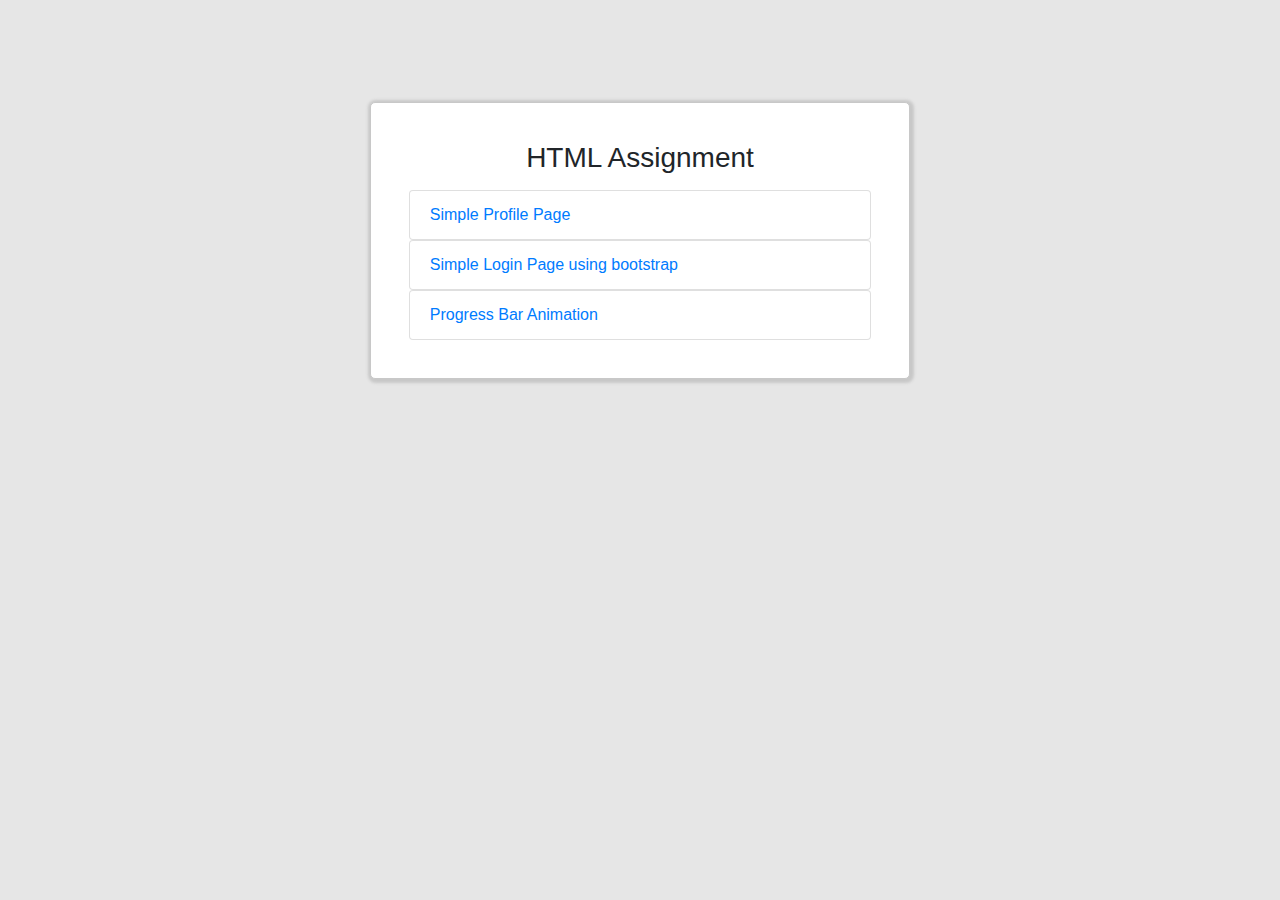
<file: index.html>
<html>
    <head>
        <!-- Bootstrap CSS -->
    
    <link rel="stylesheet" href="https://stackpath.bootstrapcdn.com/bootstrap/4.3.1/css/bootstrap.min.css" integrity="sha384-ggOyR0iXCbMQv3Xipma34MD+dH/1fQ784/j6cY/iJTQUOhcWr7x9JvoRxT2MZw1T" crossorigin="anonymous">
    <link rel="shortcut icon" href="./favicon.png">
    <meta name="author" content="Sheik Abudhahir K">
    <title>HTML Assignment</title>
    <style>
        input[type=text], input[type=password] {
            width: 100%;
            padding: 12px 20px;
            margin-top: 2px;
            margin-bottom: 15px;
            display: inline-block;
            border: 1px solid rgb(200,200,200);
            box-sizing: border-box;
            border-radius: 5px;
        }

        .box{
            margin-top: 10%;
            background-color: #fff;
            border: 1px solid rgb(200,200,200);
            border-radius: 5px;
            padding: 7%;
            box-shadow: 1px 1px 3px 3px rgb(200, 200, 200);
        }
        .size{
            width: 25%;
            float: right;
        }
        .bg{
            background-color: rgb(230, 230, 230);
        }
        .img{
            width: 5%;
            height: 6%;
        }
    </style>
    </head>
    <body class="bg">
        <div class="Container mt-5">
            <div class="row">
              <div class="col-md-3">
                
              </div>
              <div class="col-md-6">
                <form>
                    <div class="Container box">
                        
                        <h3 style="text-align: center;" class="mb-3">HTML Assignment</h3>
                        <ul class="list-group">
                           <a href="./Profile page/index.html" target="_blank"> <li class="list-group-item">Simple Profile Page</li></a>
                           <a href="./Login page/index.html" target="_blank"> <li class="list-group-item">Simple Login Page using bootstrap</li></a>
                           <a href="./Progress Bar/index.html" target="_blank"> <li class="list-group-item">Progress Bar Animation</li></a>
                        </ul>
                        
                        
                    </div>
                </form>
              </div>
              <div class="col-md-3">
                
              </div>
            </div>
          </div>
          <script src="https://stackpath.bootstrapcdn.com/bootstrap/4.3.1/js/bootstrap.min.js" integrity="sha384-JjSmVgyd0p3pXB1rRibZUAYoIIy6OrQ6VrjIEaFf/nJGzIxFDsf4x0xIM+B07jRM" crossorigin="anonymous"></script>
        <script src="https://code.jquery.com/jquery-3.3.1.slim.min.js" integrity="sha384-q8i/X+965DzO0rT7abK41JStQIAqVgRVzpbzo5smXKp4YfRvH+8abtTE1Pi6jizo" crossorigin="anonymous"></script>
    
    </body>
</html>
</file>
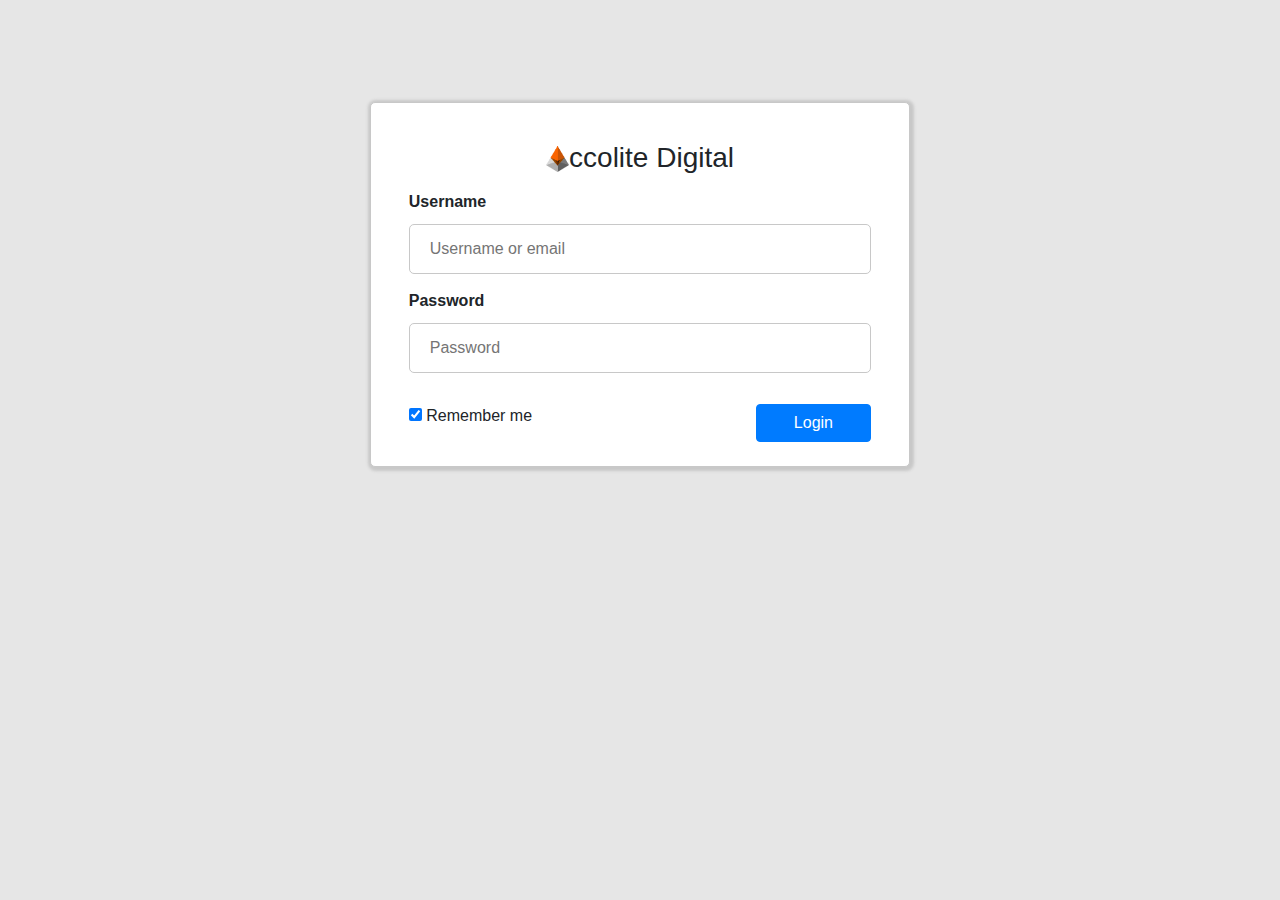
<file: Login page/index.html>
<html>
    <head>
        <!-- Bootstrap CSS -->
    <link rel="stylesheet" href="https://stackpath.bootstrapcdn.com/bootstrap/4.3.1/css/bootstrap.min.css" integrity="sha384-ggOyR0iXCbMQv3Xipma34MD+dH/1fQ784/j6cY/iJTQUOhcWr7x9JvoRxT2MZw1T" crossorigin="anonymous">
    <link rel="shortcut icon" href="./favicon.png">
    <meta name="author" content="Sheik Abudhahir K">
    <title>Login Page</title>
    <style>
        input[type=text], input[type=password] {
            width: 100%;
            padding: 12px 20px;
            margin-top: 2px;
            margin-bottom: 15px;
            display: inline-block;
            border: 1px solid rgb(200,200,200);
            box-sizing: border-box;
            border-radius: 5px;
        }

        .box{
            margin-top: 10%;
            background-color: #fff;
            border: 1px solid rgb(200,200,200);
            border-radius: 5px;
            padding: 7%;
            box-shadow: 1px 1px 3px 3px rgb(200, 200, 200);
        }
        .size{
            width: 25%;
            float: right;
        }
        .bg{
            background-color: rgb(230, 230, 230);
        }
        .img{
            width: 5%;
            height: 6%;
        }
    </style>
    </head>
    <body class="bg">
        <div class="Container mt-5">
            <div class="row">
              <div class="col-md-3">
                
              </div>
              <div class="col-md-6">
                <form>
                    <div class="Container box">
                        
                        <h3 style="text-align: center;" class="mb-3"><img class="img" src="./favicon.png">ccolite Digital</h3>
                        <label><b>Username</b></label>
                        <input id="username" type="text" placeholder="Username or email" required>
                        <label><b>Password</b></label>
                        <input id="password" type="password" placeholder="Password" required>
                        <div class="mt-3">
                            <input id="remember" type="checkbox" checked="checked"> Remember me
                            <button id="btn" onclick="save()" class="btn btn-primary size">Login</button>
                        </div>
                        
                        
                    </div>
                </form>
              </div>
              <div class="col-md-3">
                
              </div>
            </div>
          </div>
          <script>
              function save(){
                  var uname = document.getElementById("username").value;
                  var pass = document.getElementById("password").value;

                  localStorage.setItem("username",uname);
                  sessionStorage.setItem("password",pass);

                  alert(localStorage.getItem("username")+" saved in local storage");
              }
          </script>
          <script src="https://stackpath.bootstrapcdn.com/bootstrap/4.3.1/js/bootstrap.min.js" integrity="sha384-JjSmVgyd0p3pXB1rRibZUAYoIIy6OrQ6VrjIEaFf/nJGzIxFDsf4x0xIM+B07jRM" crossorigin="anonymous"></script>
        <script src="https://code.jquery.com/jquery-3.3.1.slim.min.js" integrity="sha384-q8i/X+965DzO0rT7abK41JStQIAqVgRVzpbzo5smXKp4YfRvH+8abtTE1Pi6jizo" crossorigin="anonymous"></script>
    
    </body>
</html>
</file>
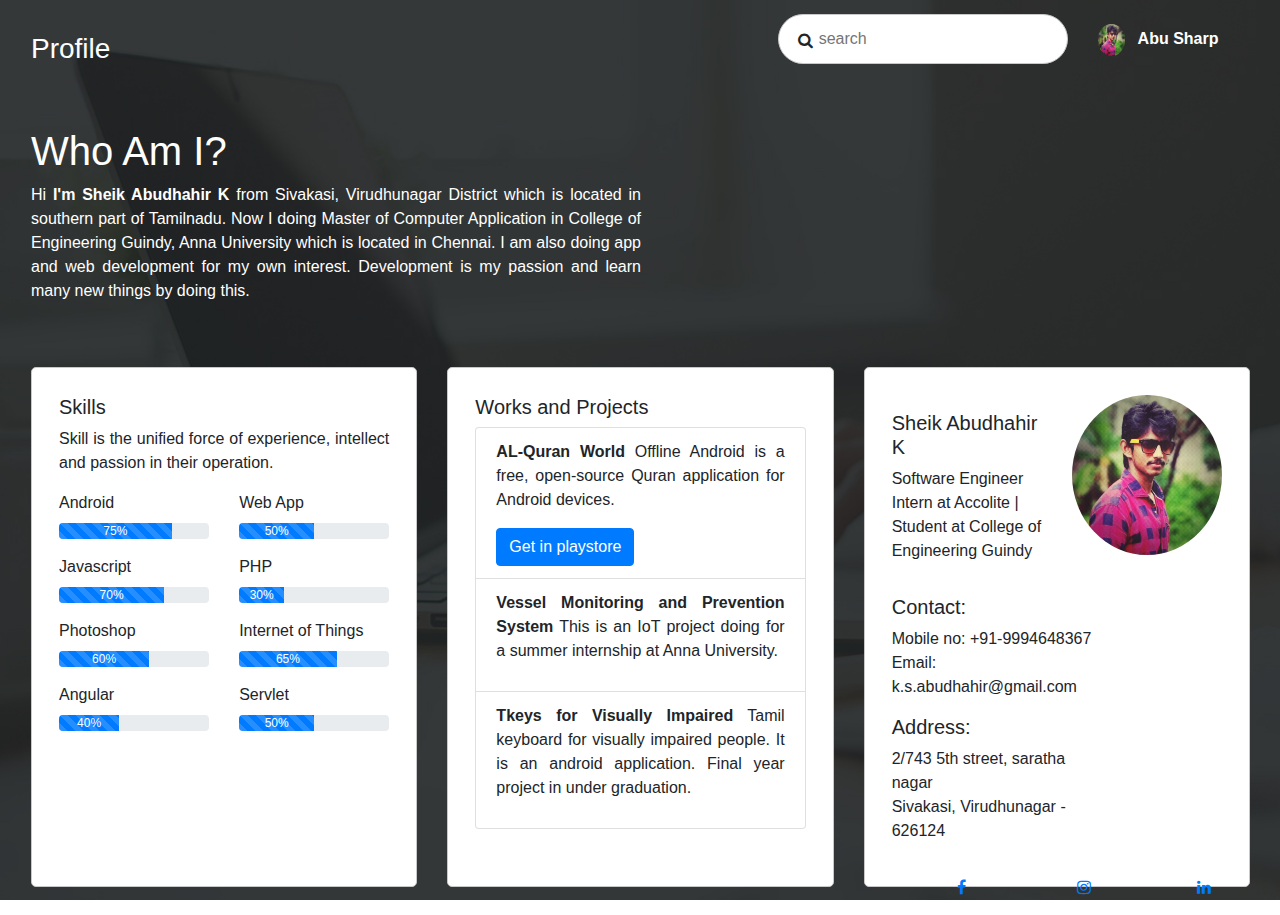
<file: Profile page/index.html>
<html>
    <head>
        <!-- Bootstrap CSS -->
        
    <link rel="stylesheet" href="https://stackpath.bootstrapcdn.com/bootstrap/4.3.1/css/bootstrap.min.css" integrity="sha384-ggOyR0iXCbMQv3Xipma34MD+dH/1fQ784/j6cY/iJTQUOhcWr7x9JvoRxT2MZw1T" crossorigin="anonymous">
    <link rel="stylesheet" href= "https://cdnjs.cloudflare.com/ajax/libs/font-awesome/4.7.0/css/font-awesome.min.css">
    <link rel="shortcut icon" href="./favicon.png">
    <link rel="stylesheet" href="./style.css">
    <meta name="author" content="Sheik Abudhahir K">
    <title>Profile Page</title>
    
    </head>
    <body class="bg">
        <section>
        <div class="Container-fluid mt-2 ml-3">
            <div class="row">
              <div class="col-md-7">
                <h3 class="mt-4 white">Profile</h3>
              </div>
              <div class="col-md-3">
                <div class="mt-1">
                    <i class="fa fa-search icon"></i>
                    <input class="search" type="search" placeholder="search" >
                </div>
              </div>
              <div class="col-md-2 mt-2">
               <p class="mt-2"><img class="rounded-img" width="15%" height="50%" src="./about.png" alt="image not loaded"/>
                <span class="mt-2 ml-2 white" > <b>Abu Sharp</b></span></p>
              </div>
            </div>
            <!-- Row 2 -->
            <div class="row mt-5">
                <div class="col-md-6">
                    <h1 class="white">Who Am I?</h1>
                    <p class="white" style="text-align: justify;" >Hi <strong>I'm Sheik Abudhahir K</strong> from Sivakasi, Virudhunagar District which is located in southern part of Tamilnadu. Now I doing Master of Computer Application in College of Engineering Guindy, Anna University which is located in Chennai. I am also doing app and web development for my own interest. Development is my passion and learn many new things by doing this.</p>
                </div>
                <div class="col-md-6">
                  
                </div>
            </div>

            <!-- Row 3-->
            <div class="row mr-3 mt-5">
                <div class="col-md-4">
                    <div class="box">
                        <div>
                        <h5>Skills</h5>
                        <p style="text-align: justify;">Skill is the unified force of experience, intellect and passion in their operation.</p>
                       </div>
                        <div class="row">
                          <div class="col-md-6">
                            <label>Android</label>
                            <div class="progress">
                              <div class="progress-bar progress-bar-striped progress-bar-animated" role="progressbar" style="width: 75%;" aria-valuenow="75" aria-valuemin="0" aria-valuemax="100">75%</div>
                            </div>
                          </div>
                          <div class="col-md-6">
                            <label>Web App</label>
                            <div class="progress">
                              <div class="progress-bar progress-bar-striped progress-bar-animated" role="progressbar" style="width: 50%;" aria-valuenow="50" aria-valuemin="0" aria-valuemax="100">50%</div>
                            </div>
                          </div>
                        </div>

                        <div class="row mt-3">
                          <div class="col-md-6">
                            <label>Javascript</label>
                            <div class="progress">
                              <div class="progress-bar progress-bar-striped progress-bar-animated" role="progressbar" style="width: 70%;" aria-valuenow="70" aria-valuemin="0" aria-valuemax="100">70%</div>
                            </div>
                          </div>
                          <div class="col-md-6">
                            <label>PHP</label>
                            <div class="progress">
                              <div class="progress-bar progress-bar-striped progress-bar-animated" role="progressbar" style="width: 30%;" aria-valuenow="30" aria-valuemin="0" aria-valuemax="100">30%</div>
                            </div>
                          </div>
                        </div>

                        <div class="row mt-3">
                          <div class="col-md-6">
                            <label>Photoshop</label>
                            <div class="progress">
                              <div class="progress-bar progress-bar-striped progress-bar-animated" role="progressbar" style="width: 60%;" aria-valuenow="60" aria-valuemin="0" aria-valuemax="100">60%</div>
                            </div>
                          </div>
                          <div class="col-md-6">
                            <label>Internet of Things</label>
                            <div class="progress">
                              <div class="progress-bar progress-bar-striped progress-bar-animated" role="progressbar" style="width: 65%;" aria-valuenow="65" aria-valuemin="0" aria-valuemax="100">65%</div>
                            </div>
                          </div>
                        </div>

                        <div class="row mt-3">
                          <div class="col-md-6">
                            <label>Angular</label>
                            <div class="progress">
                              <div class="progress-bar progress-bar-striped progress-bar-animated" role="progressbar" style="width: 40%;" aria-valuenow="40" aria-valuemin="0" aria-valuemax="100">40%</div>
                            </div>
                          </div>
                          <div class="col-md-6">
                            <label>Servlet</label>
                            <div class="progress">
                              <div class="progress-bar progress-bar-striped progress-bar-animated" role="progressbar" style="width: 50%;" aria-valuenow="50" aria-valuemin="0" aria-valuemax="100">50%</div>
                            </div>
                          </div>
                        </div>
                        
                    </div>
                </div>
                <div class="col-md-4">
                    <div class="box">
                      <div>
                        <h5>Works and Projects</h5>
                       </div>
                       <ul class="list-group">
                          <li class="list-group-item">
                            <p class="justify"><strong>AL-Quran World</strong> Offline Android is a free, open-source Quran application for Android devices.</p>
                            <a href="https://play.google.com/store/apps/details?id=in.anjanainfotech.quran&hl=en_US"><button class="btn btn-primary">Get in playstore</button></a>
                          </li>
                          <li class="list-group-item">
                            <p class="justify"><strong>Vessel Monitoring and Prevention System</strong> This is an IoT project doing for a summer internship at Anna University.</p>
                          </li>
                          <li class="list-group-item">
                            <p class="justify"><strong>Tkeys for Visually Impaired</strong> Tamil keyboard for visually impaired people. It is an android application. Final year project in under graduation.</p>
                          </li>
                       </ul>
                     
                    </div>
                </div>
                <div class="col-md-4">
                      <div class="box">
                          <div class="row">
                            <div class="col-md-6 mt-3">
                              <h5>Sheik Abudhahir K</h5>
                              <p>Software Engineer Intern at Accolite | Student at College of Engineering Guindy</p>
                            </div>
                            <div class="col-md-6">
                              <img class="rounded-circle" width="150px" height="160px"  src="./about.png">
                            </div>
                          </div>
                          <div class="row">
                            <div class="col-md-8 mt-3">
                              <h5>Contact:</h5>
                              <p>Mobile no: +91-9994648367<br>
                              Email: k.s.abudhahir@gmail.com</p>
                              
                            </div>
                            <div class="col-md-4">
                              
                            </div>
                          </div>
                          <div class="row">
                            <div class="col-md-8">
                              <h5>Address:</h5>
                              <p>2/743 5th street, saratha nagar<br>
                              Sivakasi, Virudhunagar - 626124</p>
                            </div>
                            <div class="col-md-4">
                              
                            </div>
                          </div>
                          <div class="row">
                            <div class="col-md-4 center ">
                              <a href="https://www.facebook.com/abu.stark.5"><i class="fa fa-facebook icon"></i></a>
                            </div>
                              <div class="col-md-4 center">
                                <a href="https://www.instagram.com/call_me_abusharp/"><i class="fa fa-instagram  icon"></i></a>
                              </div>
                              <div class="col-md-4 center">
                                <a href="https://www.linkedin.com/in/abu-sharp-62ab7a175/"><i class="fa fa-linkedin icon"></i></a>
                              </div>

                            
                          </div>
                      </div>
                </div>
            </div>
          </div>
        </section>
        <script src="https://ajax.googleapis.com/ajax/libs/jquery/3.5.1/jquery.min.js"></script>
        <script src="https://maxcdn.bootstrapcdn.com/bootstrap/3.4.1/js/bootstrap.min.js"></script>
    </body>
</html>
</file>
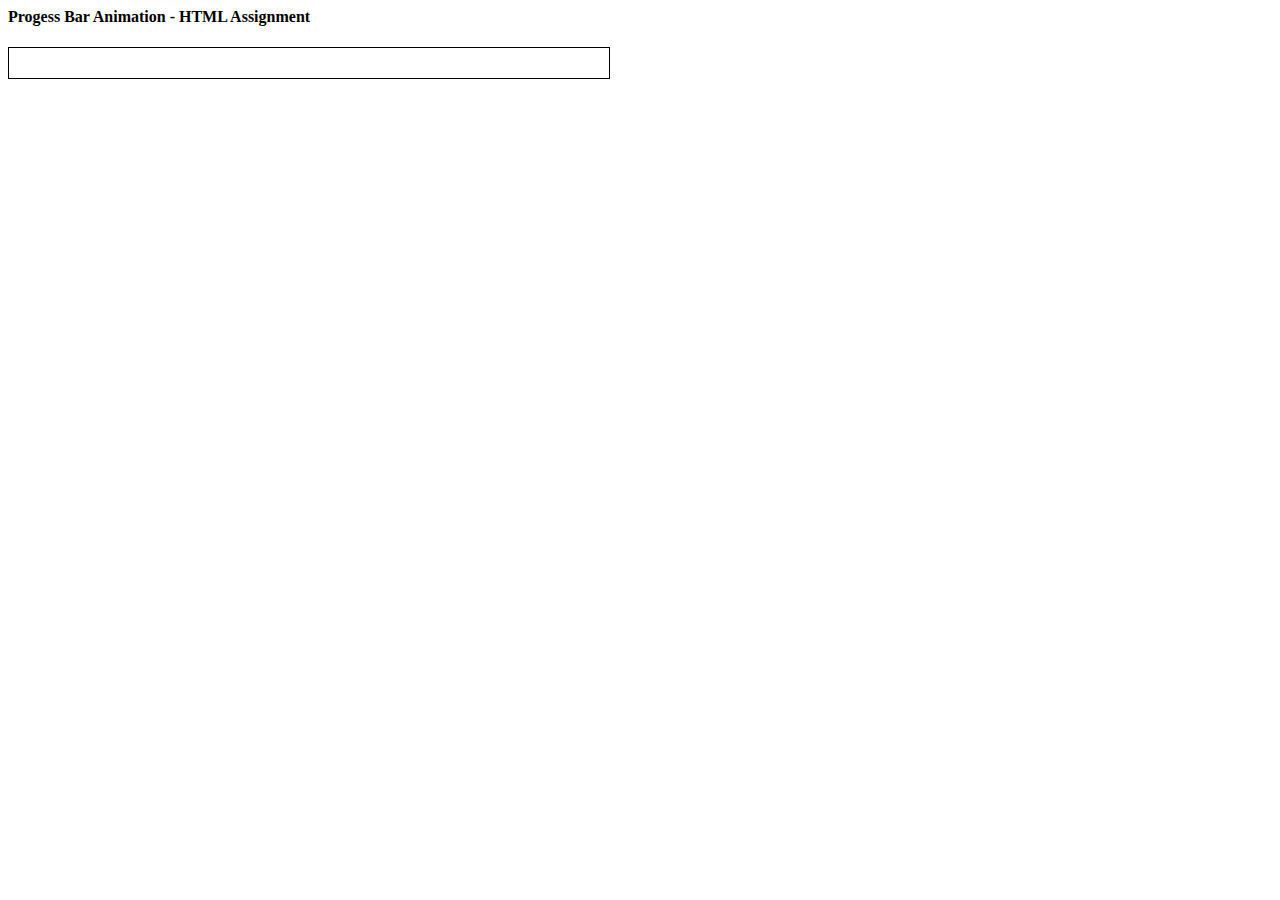
<file: Progress Bar/index.html>
<html>

<head>
    <meta name="author" content="Sheik Abudhahir K">
    <title>Progress Bar Animation</title>
    <style>
       
        #border{
            position: relative;
            height: 30px;
            width: 600px;
            border: 1px solid black;
            
        }

        #progress{
            position: relative;
            height: 30px;
            width: 600px;
            animation-name: progressbar;
            animation-duration: 5s;
            animation-iteration-count: infinite;
        }

        @keyframes progressbar {
            0%{
                background-color: red;
                width: 0px;
            }            
            100%{
                background-color: red;
                width: 600px;
            }
        }

    </style>
</head>
    <body>
        <h4>Progess Bar Animation - HTML Assignment</h4>
        <div id="border">
        <div id="progress"></div>
        </div>
    </body>
</html>
</file>
<file: Profile page/style.css>
.search{
    width: 100%;
    padding: 12px 40px;
    margin-top: 2px;
    margin-bottom: 15px;
    border: 1px solid rgb(200,200,200);
    box-sizing: border-box;
    border-radius: 25px;
}

input:focus{
    outline: none !important;
    border: 1px solid rgb(100, 100, 100);
    box-shadow: 0 0 10px #719ece;
}
.icon { 
    position: absolute; 
    padding: 20px; 
    min-width: 40px; 
} 

  
.rounded-img{
    border-radius: 50%;
}

.mt10{
    margin-top: 10%;
}

input[type=text], input[type=password] {
    width: 100%;
    padding: 12px 20px;
    margin-top: 2px;
    margin-bottom: 15px;
    display: inline-block;
    border: 1px solid rgb(200,200,200);
    box-sizing: border-box;
    border-radius: 5px;
}

.center{
    text-align: center;
}

.left{
    text-align: left;
}

.right-t{
    text-align: right;
}

.right{
    float:right;
}

.behind{
    display: block;
    z-index: 5;
    
}

.behind-container{
    position: relative;
    top: -150;
}

.box{
    background-color: #fff;
    border: 1px solid rgb(200,200,200);
    border-radius: 5px;
    height: 100%;
    padding: 7%;
    
}
.size{
    width: 25%;
    float: right;
}
.bg{
    background: url("./bg.jpg");
    background-size: cover;
    background-repeat: no-repeat;
}
.img{
    width: 5%;
    height: 6%;
}

.white{
    color: #fff;
}

.grey{
    background-color: rgb(240, 240, 240);
}

.justify{
    text-align: justify;
}
</file>
